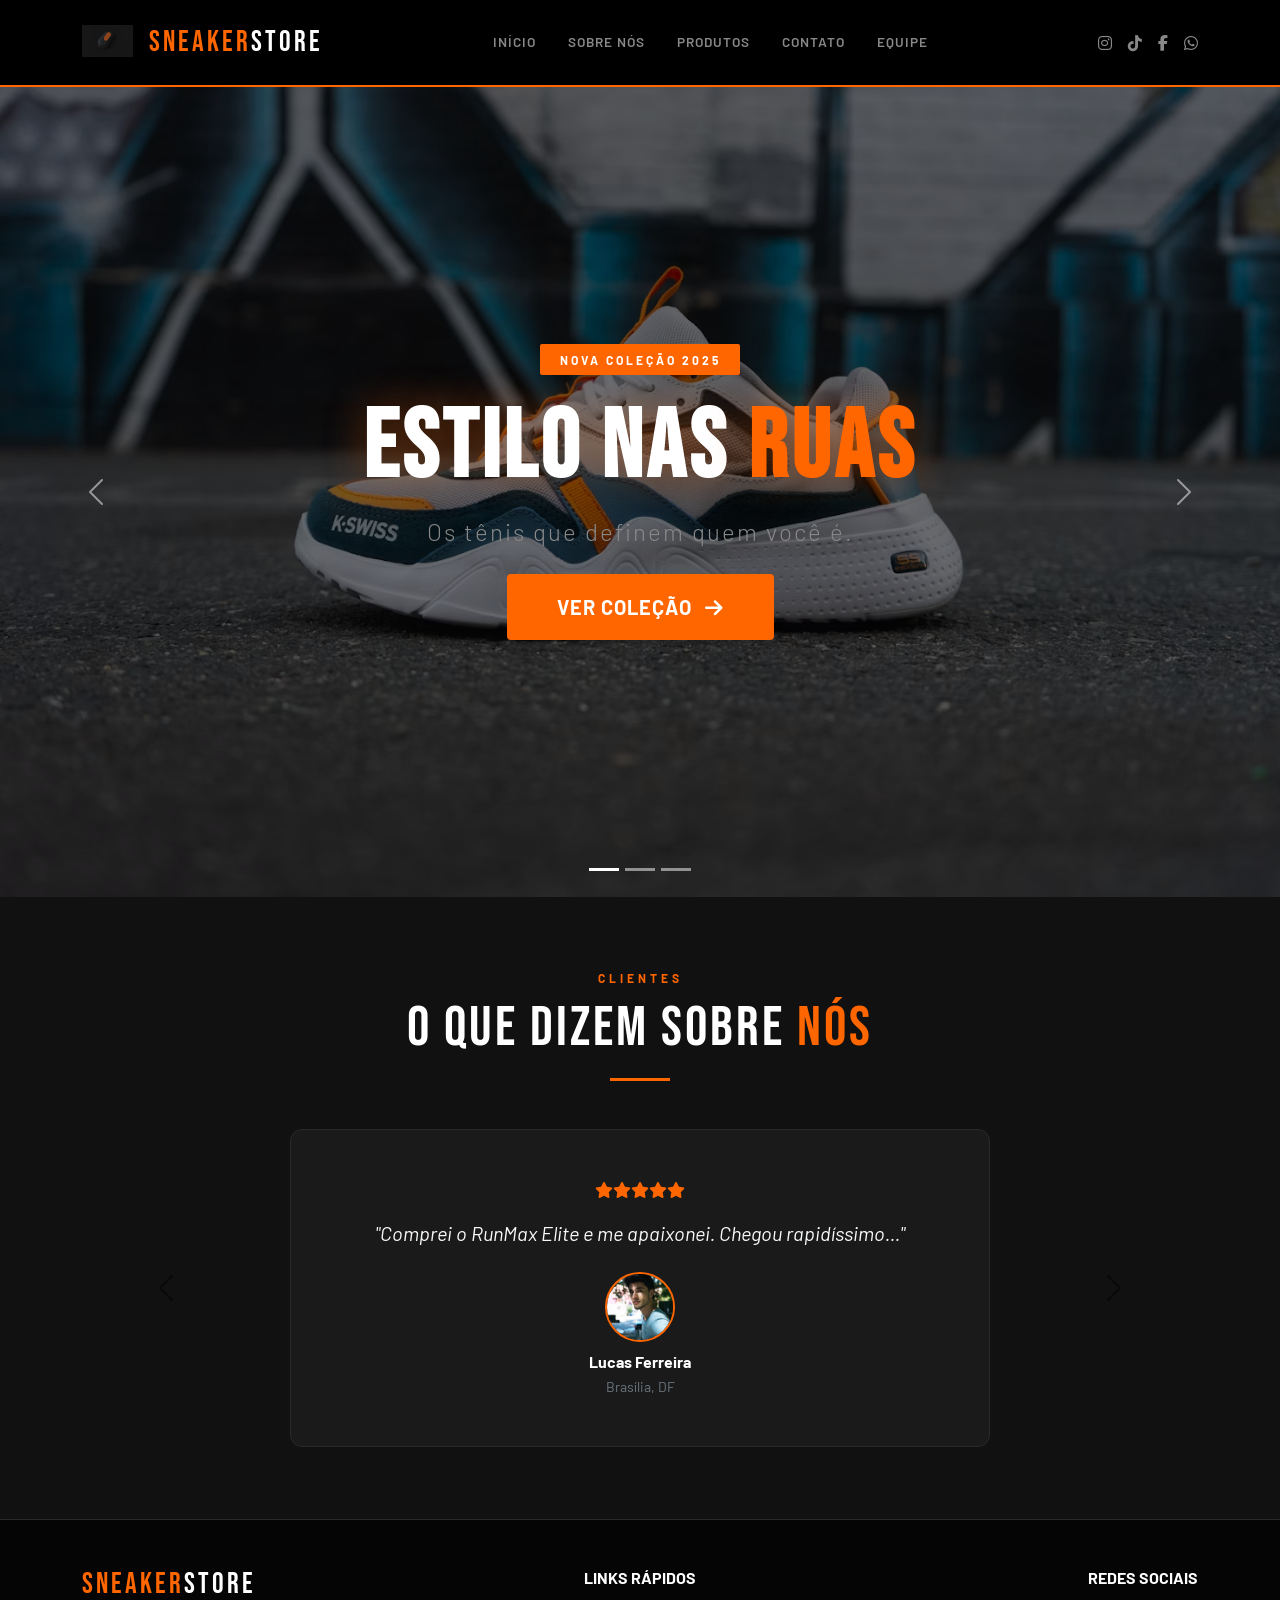
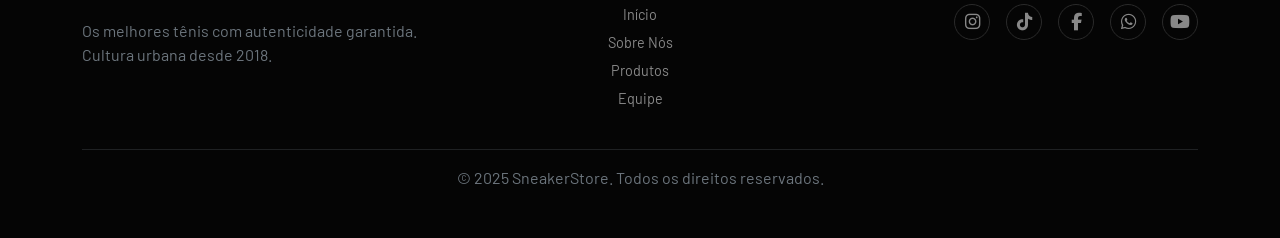
<file: index.html>
<!DOCTYPE html>
<html lang="pt-br">
<head>
  <meta charset="UTF-8">
  <meta name="viewport" content="width=device-width, initial-scale=1.0">
  <title>SneakerStore | Tênis & Cultura Urbana</title>
  <link rel="stylesheet" href="vendor/bootstrap/bootstrap.min.css">
  <link rel="stylesheet" href="https://cdnjs.cloudflare.com/ajax/libs/font-awesome/6.5.0/css/all.min.css">
  <link href="https://fonts.googleapis.com/css2?family=Bebas+Neue&family=Barlow:wght@400;600;700&display=swap" rel="stylesheet">
  <link rel="stylesheet" href="css/estilo.css">
</head>
<body>

  <nav class="navbar navbar-expand-lg navbar-dark sticky-top" id="navbar-principal">
    <div class="container">
      <a class="navbar-brand logo-marca" href="index.html">
        <img src="img/logo.png" alt="SneakerStore" class="img-logo">
        <span class="letra-laranja">SNEAKER</span>STORE
      </a>
      <button class="navbar-toggler border-0" type="button" data-bs-toggle="collapse" data-bs-target="#navMenu">
        <span class="navbar-toggler-icon"></span>
      </button>
      <div class="collapse navbar-collapse" id="navMenu">
        <ul class="navbar-nav mx-auto gap-2">
          <li class="nav-item"><a class="nav-link nav-link-custom ativo" href="index.html">Início</a></li>
          <li class="nav-item"><a class="nav-link nav-link-custom" href="paginas/sobre.html">Sobre Nós</a></li>
          <li class="nav-item"><a class="nav-link nav-link-custom" href="paginas/produtos.html">Produtos</a></li>
          <li class="nav-item"><a class="nav-link nav-link-custom" href="paginas/contato.html">Contato</a></li>
          <li class="nav-item"><a class="nav-link nav-link-custom" href="paginas/equipe.html">Equipe</a></li>
        </ul>
        <div class="d-flex gap-3 align-items-center ms-lg-3 mt-3 mt-lg-0">
          <a href="https://www.instagram.com/" target="_blank" class="icone-social"><i class="fab fa-instagram"></i></a>
          <a href="https://www.tiktok.com/" target="_blank" class="icone-social"><i class="fab fa-tiktok"></i></a>
          <a href="https://www.facebook.com/" target="_blank" class="icone-social"><i class="fab fa-facebook-f"></i></a>
          <a href="https://wa.me/5561999999999" target="_blank" class="icone-social"><i class="fab fa-whatsapp"></i></a>
        </div>
      </div>
    </div>
  </nav>

  <header>
    <div id="carouselDestaque" class="carousel slide carousel-fade" data-bs-ride="carousel" data-bs-interval="4000">
      <div class="carousel-indicators">
        <button type="button" data-bs-target="#carouselDestaque" data-bs-slide-to="0" class="active"></button>
        <button type="button" data-bs-target="#carouselDestaque" data-bs-slide-to="1"></button>
        <button type="button" data-bs-target="#carouselDestaque" data-bs-slide-to="2"></button>
      </div>
      <div class="carousel-inner">
        <div class="carousel-item active">
          <img src="img/destaque1.jpg" class="d-block w-100 img-banner" alt="Tênis Streetwear">
          <div class="carousel-caption-custom d-flex align-items-center justify-content-center text-center text-white">
            <div class="container">
              <p class="badge-destaque mb-3">NOVA COLEÇÃO 2025</p>
              <h1 class="display-1 fw-bold titulo-hero">ESTILO NAS <span class="letra-laranja">RUAS</span></h1>
              <p class="lead fs-4 mb-4 subtitulo-hero">Os tênis que definem quem você é.</p>
              <a href="paginas/produtos.html" class="btn btn-laranja btn-lg px-5 py-3">VER COLEÇÃO <i class="fas fa-arrow-right ms-2"></i></a>
            </div>
          </div>
        </div>
        <div class="carousel-item">
          <img src="img/destaque2.jpg" class="d-block w-100 img-banner" alt="Loja de Tênis">
          <div class="carousel-caption-custom d-flex align-items-center justify-content-center text-center text-white">
            <div class="container">
              <p class="badge-destaque mb-3">FRETE GRÁTIS</p>
              <h1 class="display-1 fw-bold titulo-hero">COMPRAS ACIMA DE <span class="letra-laranja">R$299</span></h1>
              <p class="lead fs-4 mb-4 subtitulo-hero">Entrega rápida para todo o Brasil.</p>
              <a href="paginas/contato.html" class="btn btn-laranja btn-lg px-5 py-3">COMPRAR AGORA <i class="fas fa-shopping-cart ms-2"></i></a>
            </div>
          </div>
        </div>
        <div class="carousel-item">
          <img src="img/destaque3.jpg" class="d-block w-100 img-banner" alt="Pessoa usando tênis">
          <div class="carousel-caption-custom d-flex align-items-center justify-content-center text-center text-white">
            <div class="container">
              <p class="badge-destaque mb-3">100% ORIGINAIS</p>
              <h1 class="display-1 fw-bold titulo-hero">AUTENTICIDADE <span class="letra-laranja">GARANTIDA</span></h1>
              <p class="lead fs-4 mb-4 subtitulo-hero">Cada par verificado por especialistas.</p>
              <a href="paginas/sobre.html" class="btn btn-outline-light btn-lg px-5 py-3">SAIBA MAIS <i class="fas fa-info-circle ms-2"></i></a>
            </div>
          </div>
        </div>
      </div>
      <button class="carousel-control-prev" type="button" data-bs-target="#carouselDestaque" data-bs-slide="prev">
        <span class="carousel-control-prev-icon"></span>
      </button>
      <button class="carousel-control-next" type="button" data-bs-target="#carouselDestaque" data-bs-slide="next">
        <span class="carousel-control-next-icon"></span>
      </button>
    </div>
  </header>

  <section id="depoimentos" class="py-5 secao-escura">
    <div class="container py-4">
      <div class="text-center mb-5">
        <span class="secao-label">CLIENTES</span>
        <h2 class="secao-titulo">O que dizem sobre <span class="letra-laranja">nós</span></h2>
        <div class="divisor-laranja mx-auto"></div>
      </div>

      <div id="carouselDepoimentos" class="carousel slide" data-bs-ride="carousel" data-bs-interval="5000">
        <div class="carousel-inner">
          <div class="carousel-item active">
            <div class="depoimento-card mx-auto text-center p-5">
              <div class="estrelas mb-3">
                <i class="fas fa-star letra-laranja"></i><i class="fas fa-star letra-laranja"></i><i class="fas fa-star letra-laranja"></i><i class="fas fa-star letra-laranja"></i><i class="fas fa-star letra-laranja"></i>
              </div>
              <p class="fs-5 text-light fst-italic mb-4">"Comprei o RunMax Elite e me apaixonei. Chegou rapidíssimo..."</p>
              <div class="depoimento-avatar mx-auto mb-2"><img src="img/depoimento1.jpg" alt="Lucas Ferreira" class="img-depoimento"></div>
              <strong class="text-white d-block">Lucas Ferreira</strong>
              <small class="text-secondary">Brasília, DF</small>
            </div>
          </div>
          <div class="carousel-item">
            <div class="depoimento-card mx-auto text-center p-5">
              <div class="estrelas mb-3">
                <i class="fas fa-star letra-laranja"></i><i class="fas fa-star letra-laranja"></i><i class="fas fa-star letra-laranja"></i><i class="fas fa-star letra-laranja"></i><i class="fas fa-star letra-laranja"></i>
              </div>
              <p class="fs-5 text-light fst-italic mb-4">"Melhor loja de sneakers de Brasília, sem dúvida. Atendimento super atencioso..."</p>
              <div class="depoimento-avatar mx-auto mb-2"><img src="img/depoimento2.jpg" alt="Ana Carolina Silva" class="img-depoimento"></div>
              <strong class="text-white d-block">Ana Carolina Silva</strong>
              <small class="text-secondary">Taguatinga, DF</small>
            </div>
          </div>
          <div class="carousel-item">
            <div class="depoimento-card mx-auto text-center p-5">
              <div class="estrelas mb-3">
                <i class="fas fa-star letra-laranja"></i><i class="fas fa-star letra-laranja"></i><i class="fas fa-star letra-laranja"></i><i class="fas fa-star letra-laranja"></i><i class="fas fa-star-half-alt letra-laranja"></i>
              </div>
              <p class="fs-5 text-light fst-italic mb-4">"O HypeCollab X é simplesmente incrível. Edição limitada de verdade..."</p>
              <div class="depoimento-avatar mx-auto mb-2"><img src="img/depoimento3.jpg" alt="Rafael Mendes" class="img-depoimento"></div>
              <strong class="text-white d-block">Rafael Mendes</strong>
              <small class="text-secondary">Samambaia, DF</small>
            </div>
          </div>
        </div>
        <button class="carousel-control-prev" type="button" data-bs-target="#carouselDepoimentos" data-bs-slide="prev">
          <span class="carousel-control-prev-icon" style="filter: invert(1) sepia(1) saturate(5) hue-rotate(0deg);"></span>
        </button>
        <button class="carousel-control-next" type="button" data-bs-target="#carouselDepoimentos" data-bs-slide="next">
          <span class="carousel-control-next-icon" style="filter: invert(1) sepia(1) saturate(5) hue-rotate(0deg);"></span>
        </button>
      </div>
    </div>
  </section>

  <footer class="footer-custom py-5">
    <div class="container">
      <div class="row g-4">
        <div class="col-md-4">
          <h4 class="logo-marca mb-3"><span class="letra-laranja">SNEAKER</span>STORE</h4>
          <p class="text-secondary">Os melhores tênis com autenticidade garantida. Cultura urbana desde 2018.</p>
        </div>
        <div class="col-md-4 text-md-center">
          <h6 class="text-white fw-bold mb-3">LINKS RÁPIDOS</h6>
          <ul class="list-unstyled">
            <li><a href="index.html" class="footer-link">Início</a></li>
            <li><a href="paginas/sobre.html" class="footer-link">Sobre Nós</a></li>
            <li><a href="paginas/produtos.html" class="footer-link">Produtos</a></li>
            <li><a href="paginas/equipe.html" class="footer-link">Equipe</a></li>
          </ul>
        </div>
        <div class="col-md-4 text-md-end">
          <h6 class="text-white fw-bold mb-3">REDES SOCIAIS</h6>
          <div class="d-flex gap-3 justify-content-md-end">
            <a href="https://www.instagram.com/" target="_blank" class="icone-social-footer"><i class="fab fa-instagram"></i></a>
            <a href="https://www.tiktok.com/" target="_blank" class="icone-social-footer"><i class="fab fa-tiktok"></i></a>
            <a href="https://www.facebook.com/" target="_blank" class="icone-social-footer"><i class="fab fa-facebook-f"></i></a>
            <a href="https://wa.me/5561999999999" target="_blank" class="icone-social-footer"><i class="fab fa-whatsapp"></i></a>
            <a href="https://www.youtube.com/" target="_blank" class="icone-social-footer"><i class="fab fa-youtube"></i></a>
          </div>
        </div>
      </div>
      <hr class="border-secondary mt-4">
      <p class="text-center text-secondary mb-0 mt-3">© 2025 SneakerStore. Todos os direitos reservados.</p>
    </div>
  </footer>

  <script src="vendor/bootstrap/bootstrap.bundle.min.js"></script>
  <script src="js/script.js"></script>
</body>
</html>
</file>
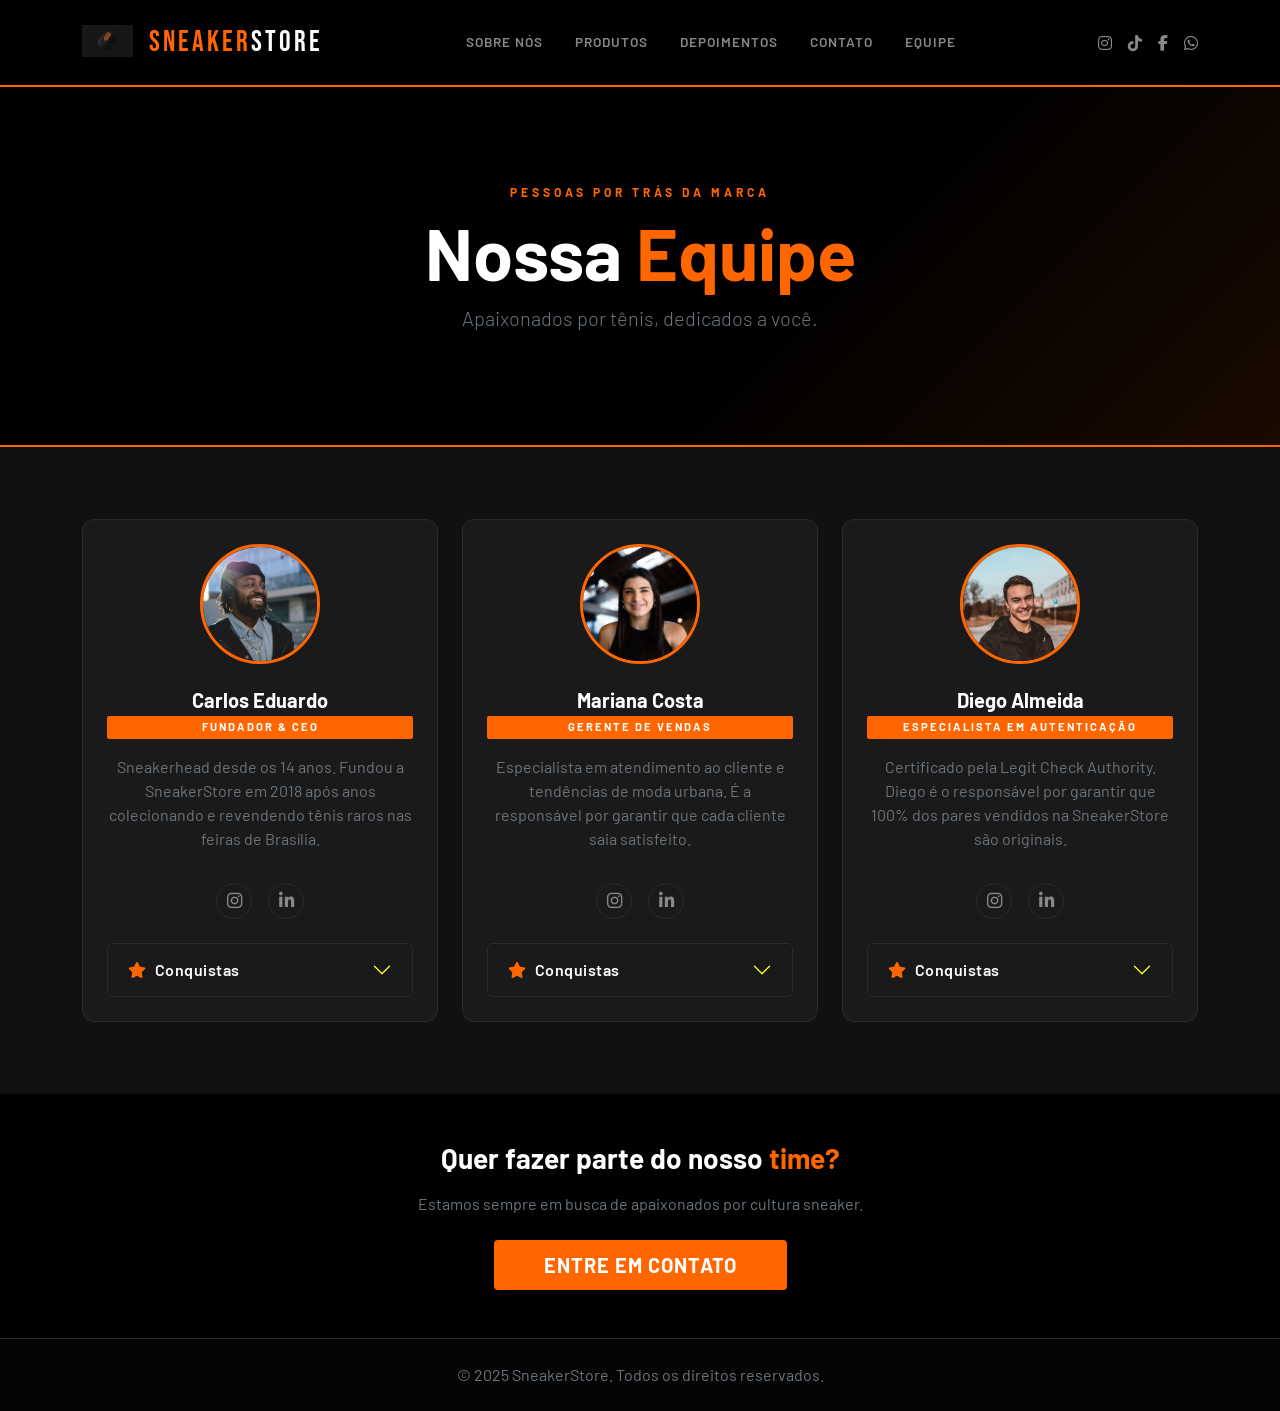
<file: equipe.html>
<!DOCTYPE html>
<html lang="pt-br">
<head>
  <meta charset="UTF-8">
  <meta name="viewport" content="width=device-width, initial-scale=1.0">
  <title>SneakerStore | Nossa Equipe</title>

  <link rel="stylesheet" href="vendor/bootstrap/bootstrap.min.css">
  <link rel="stylesheet" href="https://cdnjs.cloudflare.com/ajax/libs/font-awesome/6.5.0/css/all.min.css">
  <link href="https://fonts.googleapis.com/css2?family=Bebas+Neue&family=Barlow:wght@400;600;700&display=swap" rel="stylesheet">
  <link rel="stylesheet" href="css/estilo.css">
</head>
<body>

  <!-- NAVBAR -->
  <nav class="navbar navbar-expand-lg navbar-dark sticky-top" id="navbar-principal">
    <div class="container">
      <a class="navbar-brand logo-marca" href="index.html">
        <img src="img/logo.png" alt="SneakerStore" class="img-logo">
        <span class="letra-laranja">SNEAKER</span>STORE
      </a>
      <button class="navbar-toggler border-0" type="button"
        data-bs-toggle="collapse" data-bs-target="#navMenu">
        <span class="navbar-toggler-icon"></span>
      </button>
      <div class="collapse navbar-collapse" id="navMenu">
        <ul class="navbar-nav mx-auto gap-2">
          <li class="nav-item"><a class="nav-link nav-link-custom" href="index.html#sobre">Sobre Nós</a></li>
          <li class="nav-item"><a class="nav-link nav-link-custom" href="index.html#produtos">Produtos</a></li>
          <li class="nav-item"><a class="nav-link nav-link-custom" href="index.html#depoimentos">Depoimentos</a></li>
          <li class="nav-item"><a class="nav-link nav-link-custom" href="index.html#contato">Contato</a></li>
          <li class="nav-item"><a class="nav-link nav-link-custom ativo" href="equipe.html">Equipe</a></li>
        </ul>
        <div class="d-flex gap-3 align-items-center ms-lg-3 mt-3 mt-lg-0">
          <a href="#" class="icone-social"><i class="fab fa-instagram"></i></a>
          <a href="#" class="icone-social"><i class="fab fa-tiktok"></i></a>
          <a href="#" class="icone-social"><i class="fab fa-facebook-f"></i></a>
          <a href="#" class="icone-social"><i class="fab fa-whatsapp"></i></a>
        </div>
      </div>
    </div>
  </nav>

  <!-- HERO DA PÁGINA EQUIPE -->
  <div class="equipe-hero d-flex align-items-center justify-content-center text-center text-white">
    <div>
      <span class="secao-label">PESSOAS POR TRÁS DA MARCA</span>
      <h1 class="display-2 fw-bold mt-2">Nossa <span class="letra-laranja">Equipe</span></h1>
      <p class="lead text-secondary">Apaixonados por tênis, dedicados a você.</p>
    </div>
  </div>

  <!-- MEMBROS DA EQUIPE -->
  <section class="py-5 secao-escura">
    <div class="container py-4">
      <div class="row g-4 justify-content-center">

        <div class="col-md-6 col-lg-4">
          <div class="card card-membro text-center p-4 h-100">
            <div class="avatar-membro-foto mx-auto mb-4">
              <img src="img/equipe1.jpg" alt="Carlos Eduardo" class="img-equipe">
            </div>
            <h5 class="fw-bold text-white mb-1">Carlos Eduardo</h5>
            <span class="cargo-badge mb-3">Fundador & CEO</span>
            <p class="text-secondary">Sneakerhead desde os 14 anos. Fundou a SneakerStore em 2018 após anos colecionando e revendendo tênis raros nas feiras de Brasília.</p>
            <div class="d-flex justify-content-center gap-3 mt-3">
              <a href="#" class="icone-social-footer"><i class="fab fa-instagram"></i></a>
              <a href="#" class="icone-social-footer"><i class="fab fa-linkedin-in"></i></a>
            </div>

            <!-- ACCORDION por membro -->
            <div class="accordion accordion-custom mt-4" id="accordionCarlos">
              <div class="accordion-item accordion-item-custom">
                <h2 class="accordion-header">
                  <button class="accordion-button accordion-btn-custom collapsed" type="button"
                    data-bs-toggle="collapse" data-bs-target="#carlosAcc">
                    <i class="fas fa-star me-2 letra-laranja"></i> Conquistas
                  </button>
                </h2>
                <div id="carlosAcc" class="accordion-collapse collapse" data-bs-parent="#accordionCarlos">
                  <div class="accordion-body accordion-body-custom text-start">
                    Melhor loja de sneakers de Brasília pelo prêmio Street Awards 2023. Mais de 5.000 clientes satisfeitos.
                  </div>
                </div>
              </div>
            </div>
          </div>
        </div>

        <div class="col-md-6 col-lg-4">
          <div class="card card-membro text-center p-4 h-100">
            <div class="avatar-membro-foto mx-auto mb-4">
              <img src="img/equipe2.jpg" alt="Mariana Costa" class="img-equipe">
            </div>
            <h5 class="fw-bold text-white mb-1">Mariana Costa</h5>
            <span class="cargo-badge mb-3">Gerente de Vendas</span>
            <p class="text-secondary">Especialista em atendimento ao cliente e tendências de moda urbana. É a responsável por garantir que cada cliente saia satisfeito.</p>
            <div class="d-flex justify-content-center gap-3 mt-3">
              <a href="#" class="icone-social-footer"><i class="fab fa-instagram"></i></a>
              <a href="#" class="icone-social-footer"><i class="fab fa-linkedin-in"></i></a>
            </div>

            <div class="accordion accordion-custom mt-4" id="accordionMari">
              <div class="accordion-item accordion-item-custom">
                <h2 class="accordion-header">
                  <button class="accordion-button accordion-btn-custom collapsed" type="button"
                    data-bs-toggle="collapse" data-bs-target="#mariAcc">
                    <i class="fas fa-star me-2 letra-laranja"></i> Conquistas
                  </button>
                </h2>
                <div id="mariAcc" class="accordion-collapse collapse" data-bs-parent="#accordionMari">
                  <div class="accordion-body accordion-body-custom text-start">
                    Aumentou as vendas em 40% no primeiro trimestre de 2024. Responsável pelo programa de fidelidade da loja.
                  </div>
                </div>
              </div>
            </div>
          </div>
        </div>

        <div class="col-md-6 col-lg-4">
          <div class="card card-membro text-center p-4 h-100">
            <div class="avatar-membro-foto mx-auto mb-4">
              <img src="img/equipe3.jpg" alt="Diego Almeida" class="img-equipe">
            </div>
            <h5 class="fw-bold text-white mb-1">Diego Almeida</h5>
            <span class="cargo-badge mb-3">Especialista em Autenticação</span>
            <p class="text-secondary">Certificado pela Legit Check Authority. Diego é o responsável por garantir que 100% dos pares vendidos na SneakerStore são originais.</p>
            <div class="d-flex justify-content-center gap-3 mt-3">
              <a href="#" class="icone-social-footer"><i class="fab fa-instagram"></i></a>
              <a href="#" class="icone-social-footer"><i class="fab fa-linkedin-in"></i></a>
            </div>

            <div class="accordion accordion-custom mt-4" id="accordionDiego">
              <div class="accordion-item accordion-item-custom">
                <h2 class="accordion-header">
                  <button class="accordion-button accordion-btn-custom collapsed" type="button"
                    data-bs-toggle="collapse" data-bs-target="#diegoAcc">
                    <i class="fas fa-star me-2 letra-laranja"></i> Conquistas
                  </button>
                </h2>
                <div id="diegoAcc" class="accordion-collapse collapse" data-bs-parent="#accordionDiego">
                  <div class="accordion-body accordion-body-custom text-start">
                    Autenticou mais de 3.000 pares sem nenhum erro. Referência nacional em verificação de sneakers.
                  </div>
                </div>
              </div>
            </div>
          </div>
        </div>

      </div>
    </div>
  </section>

  <!-- CTA -->
  <section class="py-5 bg-black text-white text-center">
    <div class="container">
      <h3 class="fw-bold mb-3">Quer fazer parte do nosso <span class="letra-laranja">time?</span></h3>
      <p class="text-secondary mb-4">Estamos sempre em busca de apaixonados por cultura sneaker.</p>
      <a href="index.html#contato" class="btn btn-laranja btn-lg px-5">ENTRE EM CONTATO</a>
    </div>
  </section>

  <!-- RODAPÉ -->
  <footer class="footer-custom py-4">
    <div class="container text-center">
      <p class="text-secondary mb-0">&copy; 2025 SneakerStore. Todos os direitos reservados.</p>
    </div>
  </footer>

  <script src="vendor/bootstrap/bootstrap.bundle.min.js"></script>
  <script src="js/script.js"></script>
</body>
</html>
</file>
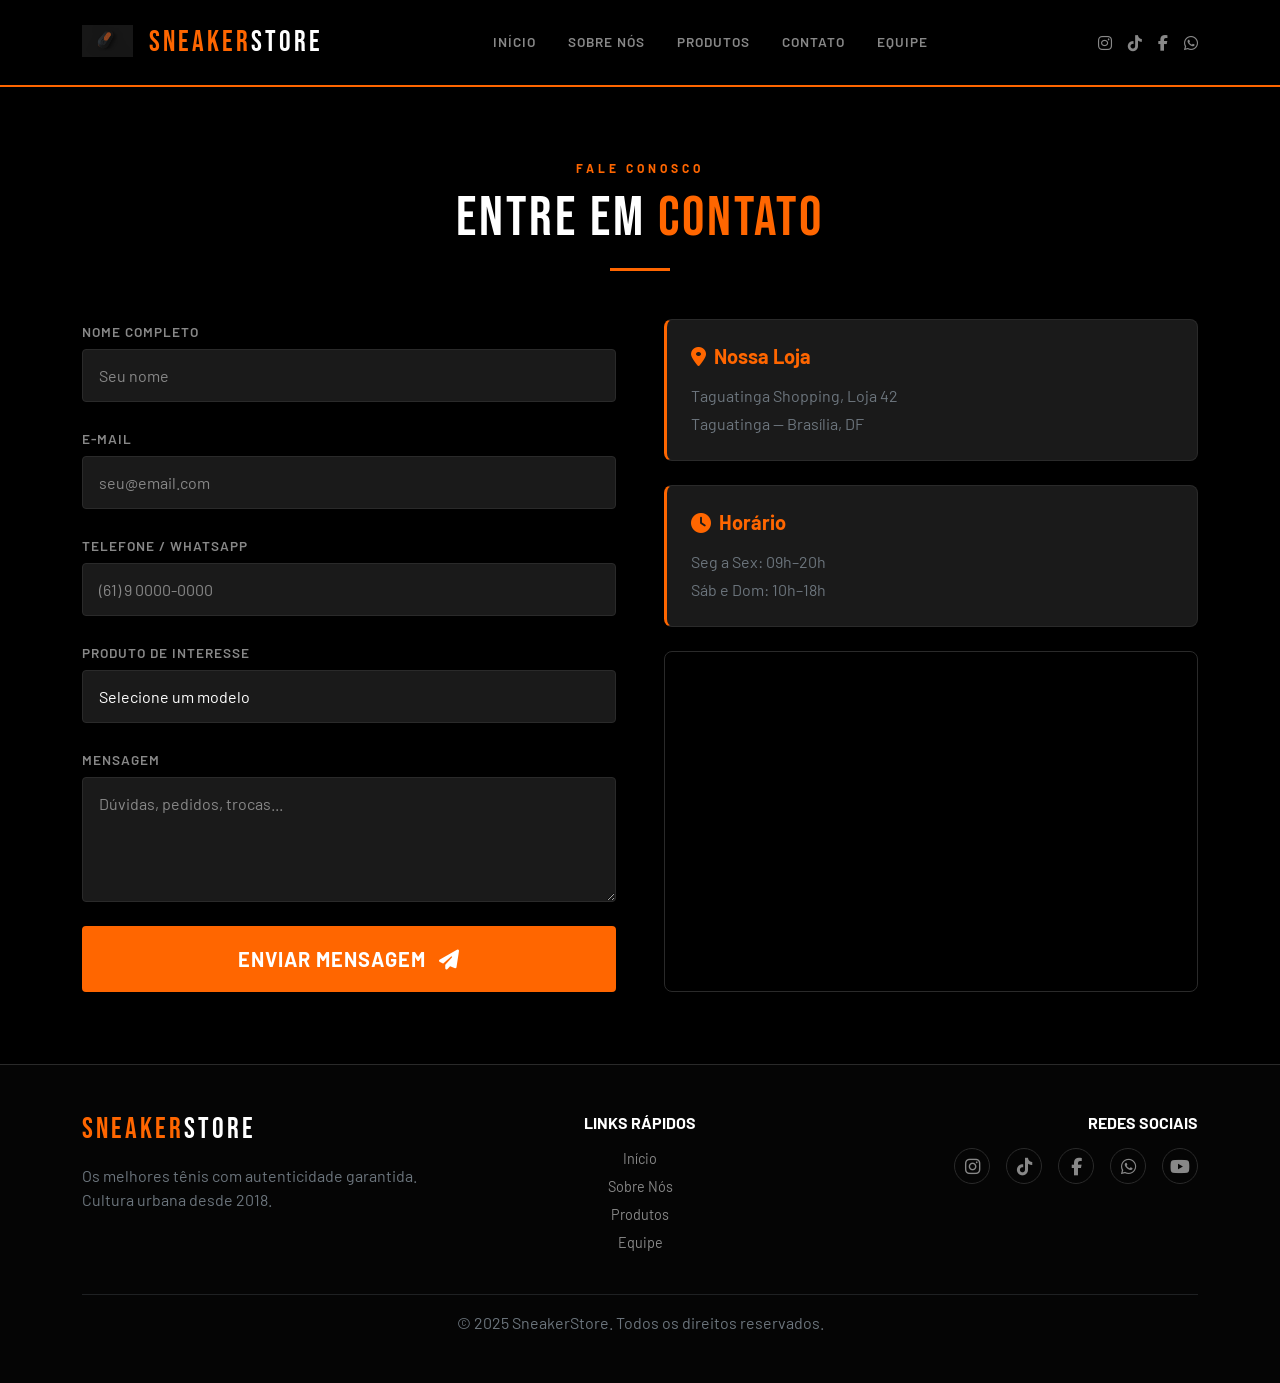
<file: paginas/contato.html>
<!DOCTYPE html>
<html lang="pt-br">
<head>
  <meta charset="UTF-8">
  <meta name="viewport" content="width=device-width, initial-scale=1.0">
  <title>SneakerStore | Contato</title>
  <link rel="stylesheet" href="../vendor/bootstrap/bootstrap.min.css">
  <link rel="stylesheet" href="https://cdnjs.cloudflare.com/ajax/libs/font-awesome/6.5.0/css/all.min.css">
  <link href="https://fonts.googleapis.com/css2?family=Bebas+Neue&family=Barlow:wght@400;600;700&display=swap" rel="stylesheet">
  <link rel="stylesheet" href="../css/estilo.css">
</head>
<body>

  <nav class="navbar navbar-expand-lg navbar-dark sticky-top" id="navbar-principal">
    <div class="container">
      <a class="navbar-brand logo-marca" href="../index.html">
        <img src="../img/logo.png" alt="SneakerStore" class="img-logo">
        <span class="letra-laranja">SNEAKER</span>STORE
      </a>
      <button class="navbar-toggler border-0" type="button" data-bs-toggle="collapse" data-bs-target="#navMenu">
        <span class="navbar-toggler-icon"></span>
      </button>
      <div class="collapse navbar-collapse" id="navMenu">
        <ul class="navbar-nav mx-auto gap-2">
          <li class="nav-item"><a class="nav-link nav-link-custom" href="../index.html">Início</a></li>
          <li class="nav-item"><a class="nav-link nav-link-custom" href="sobre.html">Sobre Nós</a></li>
          <li class="nav-item"><a class="nav-link nav-link-custom" href="produtos.html">Produtos</a></li>
          <li class="nav-item"><a class="nav-link nav-link-custom ativo" href="contato.html">Contato</a></li>
          <li class="nav-item"><a class="nav-link nav-link-custom" href="equipe.html">Equipe</a></li>
        </ul>
        <div class="d-flex gap-3 align-items-center ms-lg-3 mt-3 mt-lg-0">
          <a href="https://www.instagram.com/" target="_blank" class="icone-social"><i class="fab fa-instagram"></i></a>
          <a href="https://www.tiktok.com/" target="_blank" class="icone-social"><i class="fab fa-tiktok"></i></a>
          <a href="https://www.facebook.com/" target="_blank" class="icone-social"><i class="fab fa-facebook-f"></i></a>
          <a href="https://wa.me/5561999999999" target="_blank" class="icone-social"><i class="fab fa-whatsapp"></i></a>
        </div>
      </div>
    </div>
  </nav>

  <section id="contato" class="py-5 bg-black text-white" style="min-height: 80vh;">
    <div class="container py-4">
      <div class="text-center mb-5">
        <span class="secao-label">FALE CONOSCO</span>
        <h2 class="secao-titulo">Entre em <span class="letra-laranja">Contato</span></h2>
        <div class="divisor-laranja mx-auto"></div>
      </div>

      <div class="row g-5">
        <div class="col-lg-6">
          <form class="formulario-custom">
            <div class="mb-4">
              <label class="form-label label-custom">Nome Completo</label>
              <input type="text" class="form-control input-custom" placeholder="Seu nome">
            </div>
            <div class="mb-4">
              <label class="form-label label-custom">E-mail</label>
              <input type="email" class="form-control input-custom" placeholder="seu@email.com">
            </div>
            <div class="mb-4">
              <label class="form-label label-custom">Telefone / WhatsApp</label>
              <input type="tel" class="form-control input-custom" placeholder="(61) 9 0000-0000">
            </div>
            <div class="mb-4">
              <label class="form-label label-custom">Produto de Interesse</label>
              <select class="form-select input-custom">
                <option value="" disabled selected>Selecione um modelo</option>
                <option>Air Street Pro — R$ 349,90</option>
                <option>RunMax Elite — R$ 499,90</option>
                <option>DeckRider OG — R$ 279,90</option>
                <option>Court King High — R$ 589,90</option>
                <option>HypeCollab X — R$ 899,90</option>
                <option>GreenStep Lite — R$ 319,90</option>
              </select>
            </div>
            <div class="mb-4">
              <label class="form-label label-custom">Mensagem</label>
              <textarea class="form-control input-custom" rows="4" placeholder="Dúvidas, pedidos, trocas..."></textarea>
            </div>
            <button type="submit" class="btn btn-laranja w-100 py-3 fw-bold fs-5">
              ENVIAR MENSAGEM <i class="fas fa-paper-plane ms-2"></i>
            </button>
          </form>
        </div>

        <div class="col-lg-6 d-flex flex-column gap-4">
          <div class="info-contato-box p-4">
            <h5 class="fw-bold letra-laranja mb-3"><i class="fas fa-map-marker-alt me-2"></i>Nossa Loja</h5>
            <p class="text-secondary mb-1">Taguatinga Shopping, Loja 42</p>
            <p class="text-secondary mb-0">Taguatinga — Brasília, DF</p>
          </div>
          <div class="info-contato-box p-4">
            <h5 class="fw-bold letra-laranja mb-3"><i class="fas fa-clock me-2"></i>Horário</h5>
            <p class="text-secondary mb-1">Seg a Sex: 09h–20h</p>
            <p class="text-secondary mb-0">Sáb e Dom: 10h–18h</p>
          </div>

          <div class="mapa-box flex-grow-1">
            <iframe 
              src="../assets/mapa.html" 
              width="100%" 
              height="280" 
              style="border:0; border-radius: 8px;" 
              allowfullscreen>
            </iframe>
          </div>
        </div>
      </div>
    </div>
  </section>

  <footer class="footer-custom py-5">
    <div class="container">
      <div class="row g-4">
        <div class="col-md-4">
          <h4 class="logo-marca mb-3"><span class="letra-laranja">SNEAKER</span>STORE</h4>
          <p class="text-secondary">Os melhores tênis com autenticidade garantida. Cultura urbana desde 2018.</p>
        </div>
        <div class="col-md-4 text-md-center">
          <h6 class="text-white fw-bold mb-3">LINKS RÁPIDOS</h6>
          <ul class="list-unstyled">
            <li><a href="../index.html" class="footer-link">Início</a></li>
            <li><a href="sobre.html" class="footer-link">Sobre Nós</a></li>
            <li><a href="produtos.html" class="footer-link">Produtos</a></li>
            <li><a href="equipe.html" class="footer-link">Equipe</a></li>
          </ul>
        </div>
        <div class="col-md-4 text-md-end">
          <h6 class="text-white fw-bold mb-3">REDES SOCIAIS</h6>
          <div class="d-flex gap-3 justify-content-md-end">
            <a href="https://www.instagram.com/" target="_blank" class="icone-social-footer"><i class="fab fa-instagram"></i></a>
            <a href="https://www.tiktok.com/" target="_blank" class="icone-social-footer"><i class="fab fa-tiktok"></i></a>
            <a href="https://www.facebook.com/" target="_blank" class="icone-social-footer"><i class="fab fa-facebook-f"></i></a>
            <a href="https://wa.me/5561999999999" target="_blank" class="icone-social-footer"><i class="fab fa-whatsapp"></i></a>
            <a href="https://www.youtube.com/" target="_blank" class="icone-social-footer"><i class="fab fa-youtube"></i></a>
          </div>
        </div>
      </div>
      <hr class="border-secondary mt-4">
      <p class="text-center text-secondary mb-0 mt-3">© 2025 SneakerStore. Todos os direitos reservados.</p>
    </div>
  </footer>

  <script src="../vendor/bootstrap/bootstrap.bundle.min.js"></script>
  <script src="../js/script.js"></script>
</body>
</html>
</file>
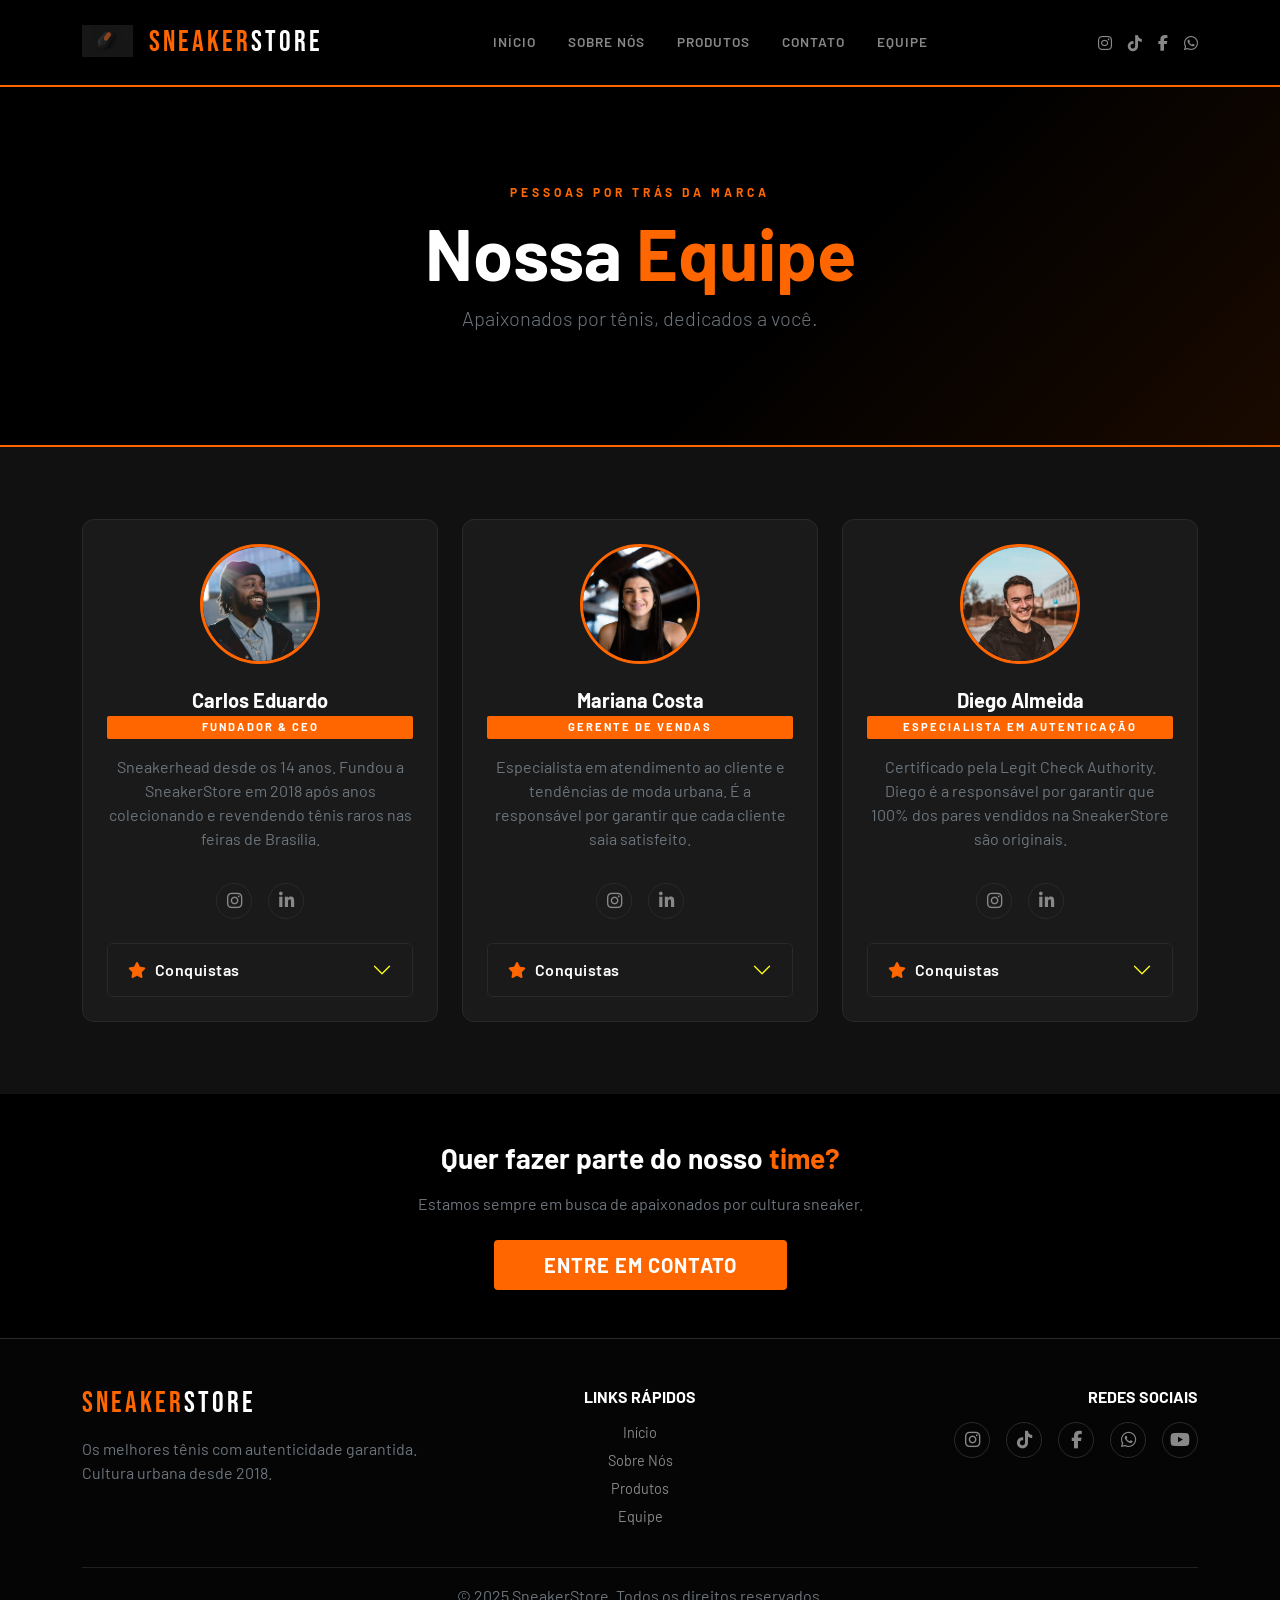
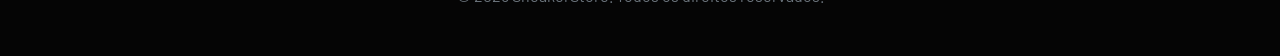
<file: paginas/equipe.html>
<!DOCTYPE html>
<html lang="pt-br">
<head>
  <meta charset="UTF-8">
  <meta name="viewport" content="width=device-width, initial-scale=1.0">
  <title>SneakerStore | Nossa Equipe</title>
  <link rel="stylesheet" href="../vendor/bootstrap/bootstrap.min.css">
  <link rel="stylesheet" href="https://cdnjs.cloudflare.com/ajax/libs/font-awesome/6.5.0/css/all.min.css">
  <link href="https://fonts.googleapis.com/css2?family=Bebas+Neue&family=Barlow:wght@400;600;700&display=swap" rel="stylesheet">
  <link rel="stylesheet" href="../css/estilo.css">
</head>
<body>

  <nav class="navbar navbar-expand-lg navbar-dark sticky-top" id="navbar-principal">
    <div class="container">
      <a class="navbar-brand logo-marca" href="../index.html">
        <img src="../img/logo.png" alt="SneakerStore" class="img-logo">
        <span class="letra-laranja">SNEAKER</span>STORE
      </a>
      <button class="navbar-toggler border-0" type="button" data-bs-toggle="collapse" data-bs-target="#navMenu">
        <span class="navbar-toggler-icon"></span>
      </button>
      <div class="collapse navbar-collapse" id="navMenu">
        <ul class="navbar-nav mx-auto gap-2">
          <li class="nav-item"><a class="nav-link nav-link-custom" href="../index.html">Início</a></li>
          <li class="nav-item"><a class="nav-link nav-link-custom" href="sobre.html">Sobre Nós</a></li>
          <li class="nav-item"><a class="nav-link nav-link-custom" href="produtos.html">Produtos</a></li>
          <li class="nav-item"><a class="nav-link nav-link-custom" href="contato.html">Contato</a></li>
          <li class="nav-item"><a class="nav-link nav-link-custom ativo" href="equipe.html">Equipe</a></li>
        </ul>
        <div class="d-flex gap-3 align-items-center ms-lg-3 mt-3 mt-lg-0">
          <a href="https://www.instagram.com/" target="_blank" class="icone-social"><i class="fab fa-instagram"></i></a>
          <a href="https://www.tiktok.com/" target="_blank" class="icone-social"><i class="fab fa-tiktok"></i></a>
          <a href="https://www.facebook.com/" target="_blank" class="icone-social"><i class="fab fa-facebook-f"></i></a>
          <a href="https://wa.me/5561999999999" target="_blank" class="icone-social"><i class="fab fa-whatsapp"></i></a>
        </div>
      </div>
    </div>
  </nav>

  <div class="equipe-hero d-flex align-items-center justify-content-center text-center text-white">
    <div>
      <span class="secao-label">PESSOAS POR TRÁS DA MARCA</span>
      <h1 class="display-2 fw-bold mt-2">Nossa <span class="letra-laranja">Equipe</span></h1>
      <p class="lead text-secondary">Apaixonados por tênis, dedicados a você.</p>
    </div>
  </div>

  <section class="py-5 secao-escura">
    <div class="container py-4">
      <div class="row g-4 justify-content-center">

        <div class="col-md-6 col-lg-4">
          <div class="card card-membro text-center p-4 h-100">
            <div class="avatar-membro-foto mx-auto mb-4">
              <img src="../img/equipe1.jpg" alt="Carlos Eduardo" class="img-equipe">
            </div>
            <h5 class="fw-bold text-white mb-1">Carlos Eduardo</h5>
            <span class="cargo-badge mb-3">Fundador & CEO</span>
            <p class="text-secondary">Sneakerhead desde os 14 anos. Fundou a SneakerStore em 2018 após anos colecionando e revendendo tênis raros nas feiras de Brasília.</p>
            <div class="d-flex justify-content-center gap-3 mt-3">
              <a href="https://www.instagram.com/" target="_blank" class="icone-social-footer"><i class="fab fa-instagram"></i></a>
              <a href="https://www.linkedin.com/" target="_blank" class="icone-social-footer"><i class="fab fa-linkedin-in"></i></a>
            </div>
            <div class="accordion accordion-custom mt-4" id="accordionCarlos">
              <div class="accordion-item accordion-item-custom">
                <h2 class="accordion-header">
                  <button class="accordion-button accordion-btn-custom collapsed" type="button" data-bs-toggle="collapse" data-bs-target="#carlosAcc">
                    <i class="fas fa-star me-2 letra-laranja"></i> Conquistas
                  </button>
                </h2>
                <div id="carlosAcc" class="accordion-collapse collapse" data-bs-parent="#accordionCarlos">
                  <div class="accordion-body accordion-body-custom text-start">
                    Melhor loja de sneakers de Brasília pelo prêmio Street Awards 2023. Mais de 5.000 clientes satisfeitos.
                  </div>
                </div>
              </div>
            </div>
          </div>
        </div>

        <div class="col-md-6 col-lg-4">
          <div class="card card-membro text-center p-4 h-100">
            <div class="avatar-membro-foto mx-auto mb-4">
              <img src="../img/equipe2.jpg" alt="Mariana Costa" class="img-equipe">
            </div>
            <h5 class="fw-bold text-white mb-1">Mariana Costa</h5>
            <span class="cargo-badge mb-3">Gerente de Vendas</span>
            <p class="text-secondary">Especialista em atendimento ao cliente e tendências de moda urbana. É a responsável por garantir que cada cliente saia satisfeito.</p>
            <div class="d-flex justify-content-center gap-3 mt-3">
              <a href="https://www.instagram.com/" target="_blank" class="icone-social-footer"><i class="fab fa-instagram"></i></a>
              <a href="https://www.linkedin.com/" target="_blank" class="icone-social-footer"><i class="fab fa-linkedin-in"></i></a>
            </div>
            <div class="accordion accordion-custom mt-4" id="accordionMari">
              <div class="accordion-item accordion-item-custom">
                <h2 class="accordion-header">
                  <button class="accordion-button accordion-btn-custom collapsed" type="button" data-bs-toggle="collapse" data-bs-target="#mariAcc">
                    <i class="fas fa-star me-2 letra-laranja"></i> Conquistas
                  </button>
                </h2>
                <div id="mariAcc" class="accordion-collapse collapse" data-bs-parent="#accordionMari">
                  <div class="accordion-body accordion-body-custom text-start">
                    Aumentou as vendas em 40% no primeiro trimestre de 2024. Responsável pelo programa de fidelidade da loja.
                  </div>
                </div>
              </div>
            </div>
          </div>
        </div>

        <div class="col-md-6 col-lg-4">
          <div class="card card-membro text-center p-4 h-100">
            <div class="avatar-membro-foto mx-auto mb-4">
              <img src="../img/equipe3.jpg" alt="Diego Almeida" class="img-equipe">
            </div>
            <h5 class="fw-bold text-white mb-1">Diego Almeida</h5>
            <span class="cargo-badge mb-3">Especialista em Autenticação</span>
            <p class="text-secondary">Certificado pela Legit Check Authority. Diego é a responsável por garantir que 100% dos pares vendidos na SneakerStore são originais.</p>
            <div class="d-flex justify-content-center gap-3 mt-3">
              <a href="https://www.instagram.com/" target="_blank" class="icone-social-footer"><i class="fab fa-instagram"></i></a>
              <a href="https://www.linkedin.com/" target="_blank" class="icone-social-footer"><i class="fab fa-linkedin-in"></i></a>
            </div>
            <div class="accordion accordion-custom mt-4" id="accordionDiego">
              <div class="accordion-item accordion-item-custom">
                <h2 class="accordion-header">
                  <button class="accordion-button accordion-btn-custom collapsed" type="button" data-bs-toggle="collapse" data-bs-target="#diegoAcc">
                    <i class="fas fa-star me-2 letra-laranja"></i> Conquistas
                  </button>
                </h2>
                <div id="diegoAcc" class="accordion-collapse collapse" data-bs-parent="#accordionDiego">
                  <div class="accordion-body accordion-body-custom text-start">
                    Autenticou mais de 3.000 pares sem nenhum erro. Referência nacional em verificação de sneakers.
                  </div>
                </div>
              </div>
            </div>
          </div>
        </div>

      </div>
    </div>
  </section>

  <section class="py-5 bg-black text-white text-center">
    <div class="container">
      <h3 class="fw-bold mb-3">Quer fazer parte do nosso <span class="letra-laranja">time?</span></h3>
      <p class="text-secondary mb-4">Estamos sempre em busca de apaixonados por cultura sneaker.</p>
      <a href="contato.html" class="btn btn-laranja btn-lg px-5">ENTRE EM CONTATO</a>
    </div>
  </section>

  <footer class="footer-custom py-5">
    <div class="container">
      <div class="row g-4">
        <div class="col-md-4">
          <h4 class="logo-marca mb-3"><span class="letra-laranja">SNEAKER</span>STORE</h4>
          <p class="text-secondary">Os melhores tênis com autenticidade garantida. Cultura urbana desde 2018.</p>
        </div>
        <div class="col-md-4 text-md-center">
          <h6 class="text-white fw-bold mb-3">LINKS RÁPIDOS</h6>
          <ul class="list-unstyled">
            <li><a href="../index.html" class="footer-link">Início</a></li>
            <li><a href="sobre.html" class="footer-link">Sobre Nós</a></li>
            <li><a href="produtos.html" class="footer-link">Produtos</a></li>
            <li><a href="equipe.html" class="footer-link">Equipe</a></li>
          </ul>
        </div>
        <div class="col-md-4 text-md-end">
          <h6 class="text-white fw-bold mb-3">REDES SOCIAIS</h6>
          <div class="d-flex gap-3 justify-content-md-end">
            <a href="https://www.instagram.com/" target="_blank" class="icone-social-footer"><i class="fab fa-instagram"></i></a>
            <a href="https://www.tiktok.com/" target="_blank" class="icone-social-footer"><i class="fab fa-tiktok"></i></a>
            <a href="https://www.facebook.com/" target="_blank" class="icone-social-footer"><i class="fab fa-facebook-f"></i></a>
            <a href="https://wa.me/5561999999999" target="_blank" class="icone-social-footer"><i class="fab fa-whatsapp"></i></a>
            <a href="https://www.youtube.com/" target="_blank" class="icone-social-footer"><i class="fab fa-youtube"></i></a>
          </div>
        </div>
      </div>
      <hr class="border-secondary mt-4">
      <p class="text-center text-secondary mb-0 mt-3">© 2025 SneakerStore. Todos os direitos reservados.</p>
    </div>
  </footer>

  <script src="../vendor/bootstrap/bootstrap.bundle.min.js"></script>
  <script src="../js/script.js"></script>
</body>
</html>
</file>
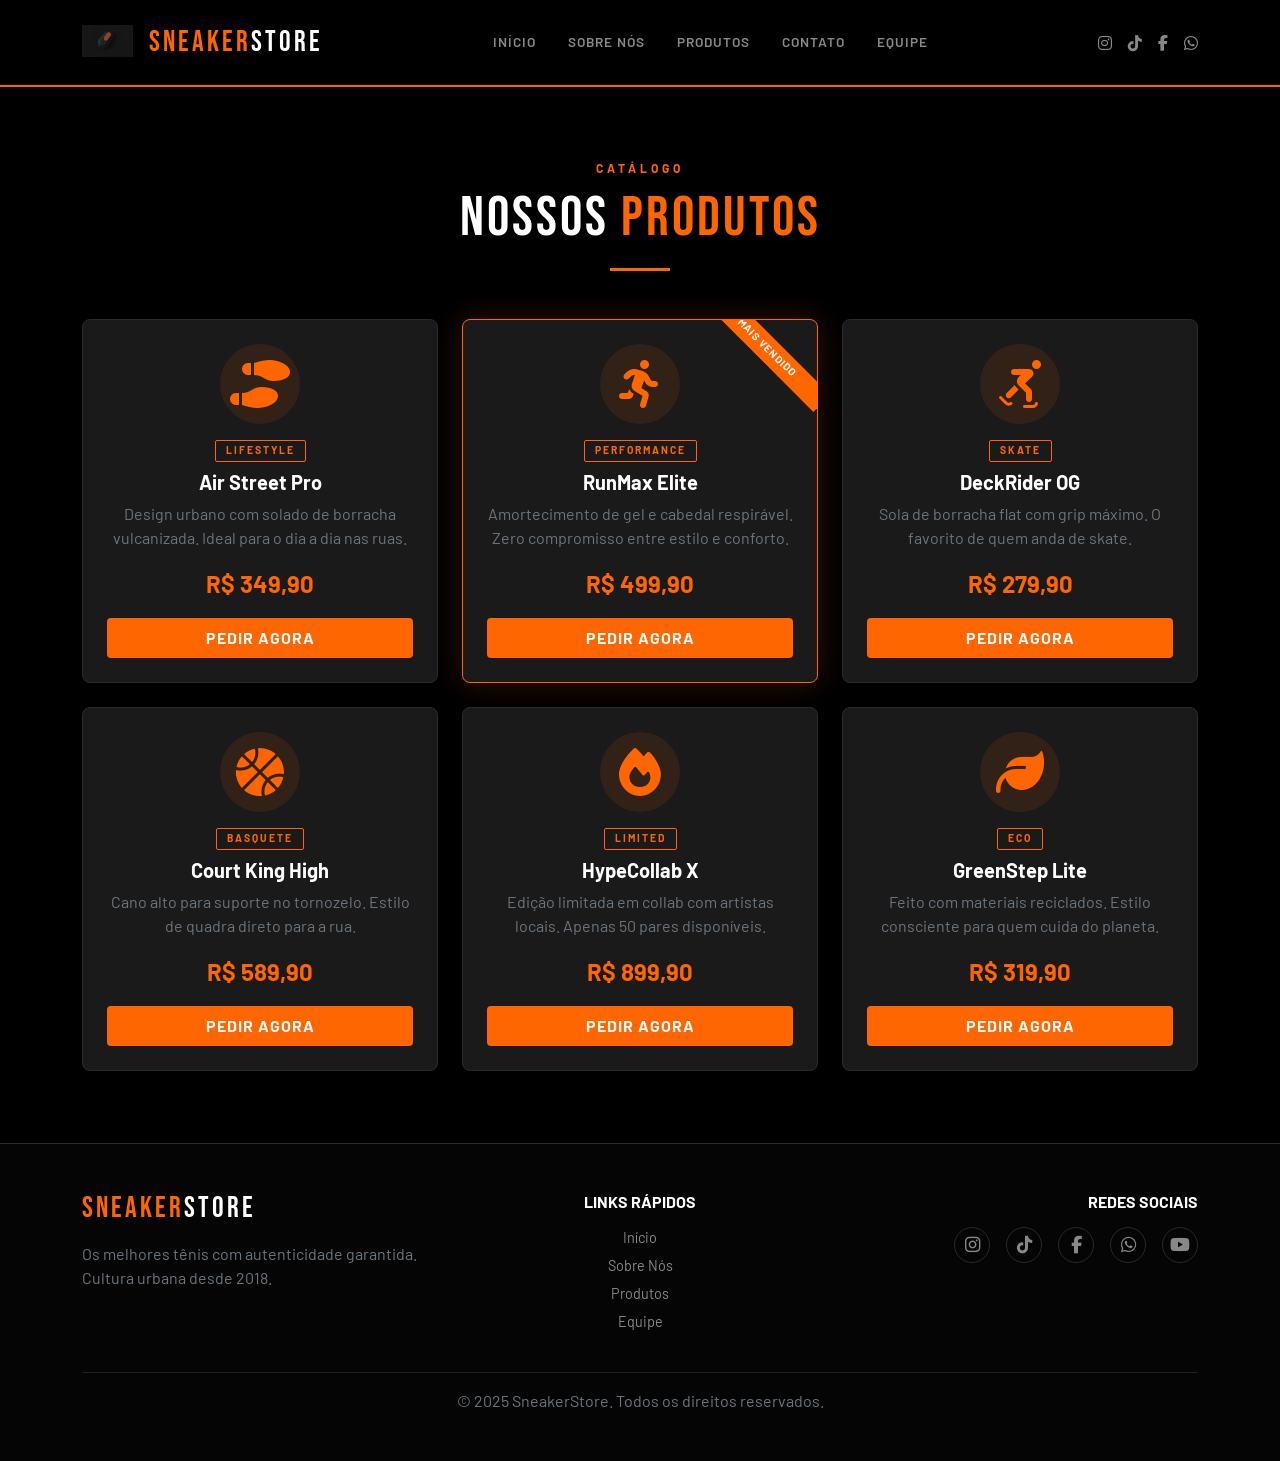
<file: paginas/produtos.html>
<!DOCTYPE html>
<html lang="pt-br">
<head>
  <meta charset="UTF-8">
  <meta name="viewport" content="width=device-width, initial-scale=1.0">
  <title>SneakerStore | Produtos</title>
  <link rel="stylesheet" href="../vendor/bootstrap/bootstrap.min.css">
  <link rel="stylesheet" href="https://cdnjs.cloudflare.com/ajax/libs/font-awesome/6.5.0/css/all.min.css">
  <link href="https://fonts.googleapis.com/css2?family=Bebas+Neue&family=Barlow:wght@400;600;700&display=swap" rel="stylesheet">
  <link rel="stylesheet" href="../css/estilo.css">
</head>
<body>

  <nav class="navbar navbar-expand-lg navbar-dark sticky-top" id="navbar-principal">
    <div class="container">
      <a class="navbar-brand logo-marca" href="../index.html">
        <img src="../img/logo.png" alt="SneakerStore" class="img-logo">
        <span class="letra-laranja">SNEAKER</span>STORE
      </a>
      <button class="navbar-toggler border-0" type="button" data-bs-toggle="collapse" data-bs-target="#navMenu">
        <span class="navbar-toggler-icon"></span>
      </button>
      <div class="collapse navbar-collapse" id="navMenu">
        <ul class="navbar-nav mx-auto gap-2">
          <li class="nav-item"><a class="nav-link nav-link-custom" href="../index.html">Início</a></li>
          <li class="nav-item"><a class="nav-link nav-link-custom" href="sobre.html">Sobre Nós</a></li>
          <li class="nav-item"><a class="nav-link nav-link-custom ativo" href="produtos.html">Produtos</a></li>
          <li class="nav-item"><a class="nav-link nav-link-custom" href="contato.html">Contato</a></li>
          <li class="nav-item"><a class="nav-link nav-link-custom" href="equipe.html">Equipe</a></li>
        </ul>
        <div class="d-flex gap-3 align-items-center ms-lg-3 mt-3 mt-lg-0">
          <a href="https://www.instagram.com/" target="_blank" class="icone-social"><i class="fab fa-instagram"></i></a>
          <a href="https://www.tiktok.com/" target="_blank" class="icone-social"><i class="fab fa-tiktok"></i></a>
          <a href="https://www.facebook.com/" target="_blank" class="icone-social"><i class="fab fa-facebook-f"></i></a>
          <a href="https://wa.me/5561999999999" target="_blank" class="icone-social"><i class="fab fa-whatsapp"></i></a>
        </div>
      </div>
    </div>
  </nav>

  <section id="produtos" class="py-5 bg-black text-white" style="min-height: 80vh;">
    <div class="container py-4">
      <div class="text-center mb-5">
        <span class="secao-label">CATÁLOGO</span>
        <h2 class="secao-titulo">Nossos <span class="letra-laranja">Produtos</span></h2>
        <div class="divisor-laranja mx-auto"></div>
      </div>

      <div class="row g-4">
        <div class="col-md-6 col-lg-4">
          <div class="card card-produto h-100">
            <div class="card-body p-4 d-flex flex-column align-items-center text-center">
              <div class="icone-tenis mb-3"><i class="fas fa-shoe-prints fa-3x letra-laranja"></i></div>
              <span class="badge-categoria mb-2">LIFESTYLE</span>
              <h5 class="fw-bold text-white">Air Street Pro</h5>
              <p class="text-secondary flex-grow-1">Design urbano com solado de borracha vulcanizada. Ideal para o dia a dia nas ruas.</p>
              <p class="fs-4 fw-bold letra-laranja mb-3">R$ 349,90</p>
              <a href="contato.html" class="btn btn-laranja w-100">Pedir Agora</a>
            </div>
          </div>
        </div>
        <div class="col-md-6 col-lg-4">
          <div class="card card-produto card-destaque-produto h-100">
            <div class="badge-mais-vendido">MAIS VENDIDO</div>
            <div class="card-body p-4 d-flex flex-column align-items-center text-center">
              <div class="icone-tenis mb-3"><i class="fas fa-running fa-3x letra-laranja"></i></div>
              <span class="badge-categoria mb-2">PERFORMANCE</span>
              <h5 class="fw-bold text-white">RunMax Elite</h5>
              <p class="text-secondary flex-grow-1">Amortecimento de gel e cabedal respirável. Zero compromisso entre estilo e conforto.</p>
              <p class="fs-4 fw-bold letra-laranja mb-3">R$ 499,90</p>
              <a href="contato.html" class="btn btn-laranja w-100">Pedir Agora</a>
            </div>
          </div>
        </div>
        <div class="col-md-6 col-lg-4">
          <div class="card card-produto h-100">
            <div class="card-body p-4 d-flex flex-column align-items-center text-center">
              <div class="icone-tenis mb-3"><i class="fas fa-skating fa-3x letra-laranja"></i></div>
              <span class="badge-categoria mb-2">SKATE</span>
              <h5 class="fw-bold text-white">DeckRider OG</h5>
              <p class="text-secondary flex-grow-1">Sola de borracha flat com grip máximo. O favorito de quem anda de skate.</p>
              <p class="fs-4 fw-bold letra-laranja mb-3">R$ 279,90</p>
              <a href="contato.html" class="btn btn-laranja w-100">Pedir Agora</a>
            </div>
          </div>
        </div>
        <div class="col-md-6 col-lg-4">
          <div class="card card-produto h-100">
            <div class="card-body p-4 d-flex flex-column align-items-center text-center">
              <div class="icone-tenis mb-3"><i class="fas fa-basketball-ball fa-3x letra-laranja"></i></div>
              <span class="badge-categoria mb-2">BASQUETE</span>
              <h5 class="fw-bold text-white">Court King High</h5>
              <p class="text-secondary flex-grow-1">Cano alto para suporte no tornozelo. Estilo de quadra direto para a rua.</p>
              <p class="fs-4 fw-bold letra-laranja mb-3">R$ 589,90</p>
              <a href="contato.html" class="btn btn-laranja w-100">Pedir Agora</a>
            </div>
          </div>
        </div>
        <div class="col-md-6 col-lg-4">
          <div class="card card-produto h-100">
            <div class="card-body p-4 d-flex flex-column align-items-center text-center">
              <div class="icone-tenis mb-3"><i class="fas fa-fire fa-3x letra-laranja"></i></div>
              <span class="badge-categoria mb-2">LIMITED</span>
              <h5 class="fw-bold text-white">HypeCollab X</h5>
              <p class="text-secondary flex-grow-1">Edição limitada em collab com artistas locais. Apenas 50 pares disponíveis.</p>
              <p class="fs-4 fw-bold letra-laranja mb-3">R$ 899,90</p>
              <a href="contato.html" class="btn btn-laranja w-100">Pedir Agora</a>
            </div>
          </div>
        </div>
        <div class="col-md-6 col-lg-4">
          <div class="card card-produto h-100">
            <div class="card-body p-4 d-flex flex-column align-items-center text-center">
              <div class="icone-tenis mb-3"><i class="fas fa-leaf fa-3x letra-laranja"></i></div>
              <span class="badge-categoria mb-2">ECO</span>
              <h5 class="fw-bold text-white">GreenStep Lite</h5>
              <p class="text-secondary flex-grow-1">Feito com materiais reciclados. Estilo consciente para quem cuida do planeta.</p>
              <p class="fs-4 fw-bold letra-laranja mb-3">R$ 319,90</p>
              <a href="contato.html" class="btn btn-laranja w-100">Pedir Agora</a>
            </div>
          </div>
        </div>

      </div>
    </div>
  </section>

  <footer class="footer-custom py-5">
    <div class="container">
      <div class="row g-4">
        <div class="col-md-4">
          <h4 class="logo-marca mb-3"><span class="letra-laranja">SNEAKER</span>STORE</h4>
          <p class="text-secondary">Os melhores tênis com autenticidade garantida. Cultura urbana desde 2018.</p>
        </div>
        <div class="col-md-4 text-md-center">
          <h6 class="text-white fw-bold mb-3">LINKS RÁPIDOS</h6>
          <ul class="list-unstyled">
            <li><a href="../index.html" class="footer-link">Início</a></li>
            <li><a href="sobre.html" class="footer-link">Sobre Nós</a></li>
            <li><a href="produtos.html" class="footer-link">Produtos</a></li>
            <li><a href="equipe.html" class="footer-link">Equipe</a></li>
          </ul>
        </div>
        <div class="col-md-4 text-md-end">
          <h6 class="text-white fw-bold mb-3">REDES SOCIAIS</h6>
          <div class="d-flex gap-3 justify-content-md-end">
            <a href="https://www.instagram.com/" target="_blank" class="icone-social-footer"><i class="fab fa-instagram"></i></a>
            <a href="https://www.tiktok.com/" target="_blank" class="icone-social-footer"><i class="fab fa-tiktok"></i></a>
            <a href="https://www.facebook.com/" target="_blank" class="icone-social-footer"><i class="fab fa-facebook-f"></i></a>
            <a href="https://wa.me/5561999999999" target="_blank" class="icone-social-footer"><i class="fab fa-whatsapp"></i></a>
            <a href="https://www.youtube.com/" target="_blank" class="icone-social-footer"><i class="fab fa-youtube"></i></a>
          </div>
        </div>
      </div>
      <hr class="border-secondary mt-4">
      <p class="text-center text-secondary mb-0 mt-3">© 2025 SneakerStore. Todos os direitos reservados.</p>
    </div>
  </footer>

  <script src="../vendor/bootstrap/bootstrap.bundle.min.js"></script>
  <script src="../js/script.js"></script>
</body>
</html>
</file>
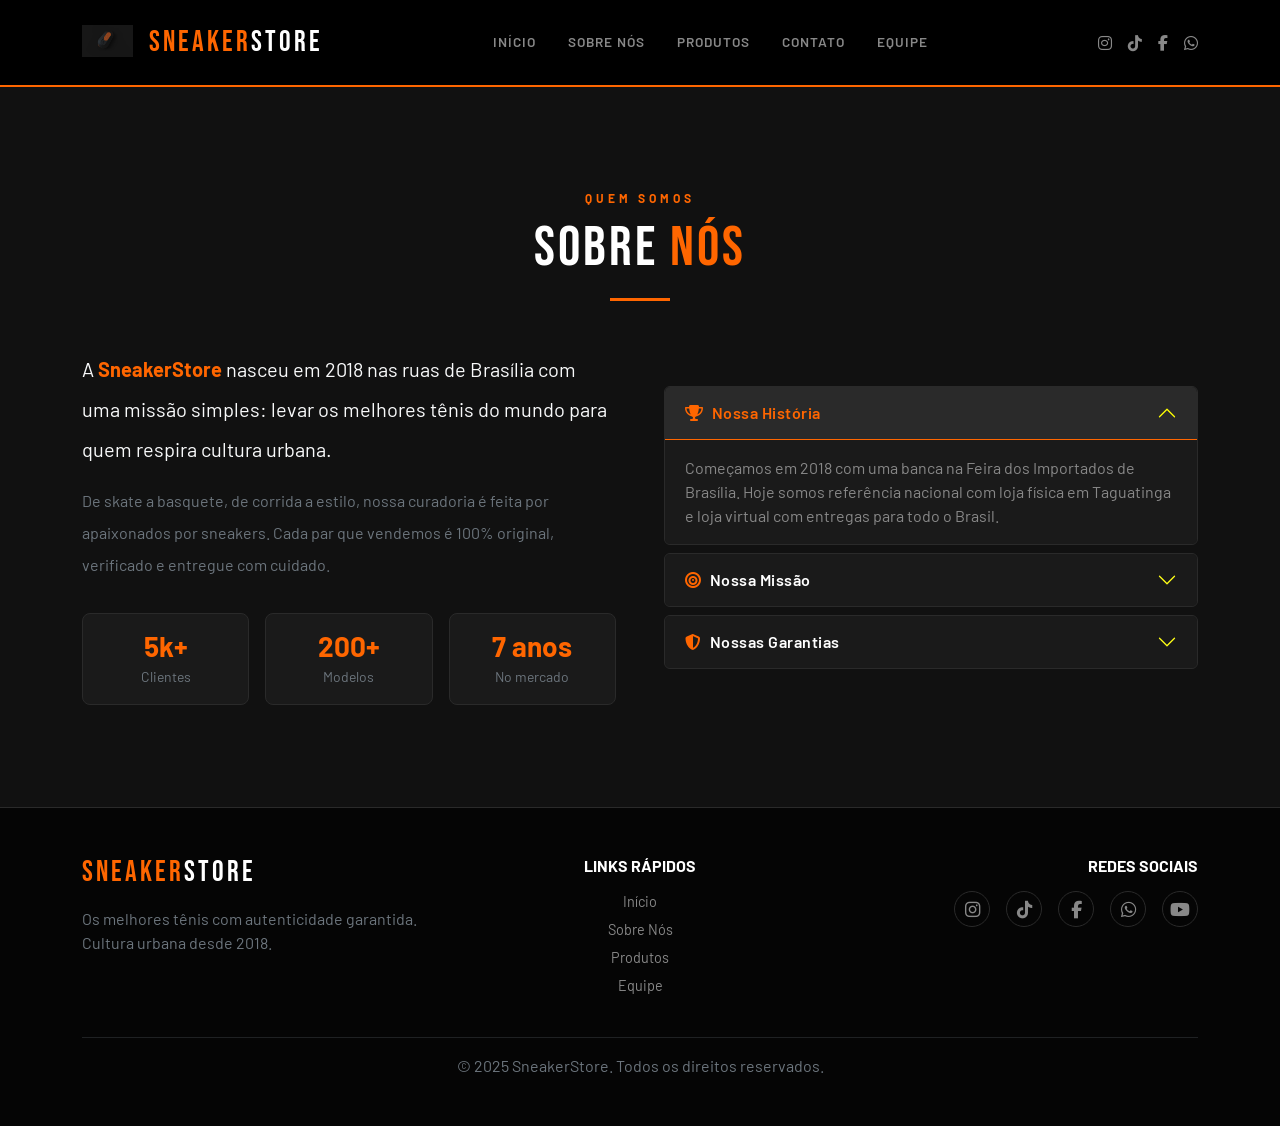
<file: paginas/sobre.html>
<!DOCTYPE html>
<html lang="pt-br">
<head>
  <meta charset="UTF-8">
  <meta name="viewport" content="width=device-width, initial-scale=1.0">
  <title>SneakerStore | Sobre Nós</title>
  <link rel="stylesheet" href="../vendor/bootstrap/bootstrap.min.css">
  <link rel="stylesheet" href="https://cdnjs.cloudflare.com/ajax/libs/font-awesome/6.5.0/css/all.min.css">
  <link href="https://fonts.googleapis.com/css2?family=Bebas+Neue&family=Barlow:wght@400;600;700&display=swap" rel="stylesheet">
  <link rel="stylesheet" href="../css/estilo.css">
</head>
<body>

  <nav class="navbar navbar-expand-lg navbar-dark sticky-top" id="navbar-principal">
    <div class="container">
      <a class="navbar-brand logo-marca" href="../index.html">
        <img src="../img/logo.png" alt="SneakerStore" class="img-logo">
        <span class="letra-laranja">SNEAKER</span>STORE
      </a>
      <button class="navbar-toggler border-0" type="button" data-bs-toggle="collapse" data-bs-target="#navMenu">
        <span class="navbar-toggler-icon"></span>
      </button>
      <div class="collapse navbar-collapse" id="navMenu">
        <ul class="navbar-nav mx-auto gap-2">
          <li class="nav-item"><a class="nav-link nav-link-custom" href="../index.html">Início</a></li>
          <li class="nav-item"><a class="nav-link nav-link-custom ativo" href="sobre.html">Sobre Nós</a></li>
          <li class="nav-item"><a class="nav-link nav-link-custom" href="produtos.html">Produtos</a></li>
          <li class="nav-item"><a class="nav-link nav-link-custom" href="contato.html">Contato</a></li>
          <li class="nav-item"><a class="nav-link nav-link-custom" href="equipe.html">Equipe</a></li>
        </ul>
        <div class="d-flex gap-3 align-items-center ms-lg-3 mt-3 mt-lg-0">
          <a href="https://www.instagram.com/" target="_blank" class="icone-social"><i class="fab fa-instagram"></i></a>
          <a href="https://www.tiktok.com/" target="_blank" class="icone-social"><i class="fab fa-tiktok"></i></a>
          <a href="https://www.facebook.com/" target="_blank" class="icone-social"><i class="fab fa-facebook-f"></i></a>
          <a href="https://wa.me/5561999999999" target="_blank" class="icone-social"><i class="fab fa-whatsapp"></i></a>
        </div>
      </div>
    </div>
  </nav>

  <section id="sobre" class="py-5 secao-escura" style="min-height: 80vh; display: flex; align-items: center;">
    <div class="container py-4">
      <div class="text-center mb-5">
        <span class="secao-label">QUEM SOMOS</span>
        <h2 class="secao-titulo">Sobre <span class="letra-laranja">Nós</span></h2>
        <div class="divisor-laranja mx-auto"></div>
      </div>

      <div class="row align-items-center g-5">
        <div class="col-lg-6">
          <p class="fs-5 text-light lh-lg">
            A <strong class="letra-laranja">SneakerStore</strong> nasceu em 2018 nas ruas de Brasília com uma missão simples: levar os melhores tênis do mundo para quem respira cultura urbana.
          </p>
          <p class="text-secondary lh-lg">
            De skate a basquete, de corrida a estilo, nossa curadoria é feita por apaixonados por sneakers. Cada par que vendemos é 100% original, verificado e entregue com cuidado.
          </p>
          <div class="row g-3 mt-3">
            <div class="col-4 text-center">
              <div class="stat-box p-3">
                <h3 class="letra-laranja fw-bold mb-0">5k+</h3>
                <small class="text-secondary">Clientes</small>
              </div>
            </div>
            <div class="col-4 text-center">
              <div class="stat-box p-3">
                <h3 class="letra-laranja fw-bold mb-0">200+</h3>
                <small class="text-secondary">Modelos</small>
              </div>
            </div>
            <div class="col-4 text-center">
              <div class="stat-box p-3">
                <h3 class="letra-laranja fw-bold mb-0">7 anos</h3>
                <small class="text-secondary">No mercado</small>
              </div>
            </div>
          </div>
        </div>

        <div class="col-lg-6">
          <div class="accordion accordion-custom" id="accordionSobre">
            <div class="accordion-item accordion-item-custom">
              <h2 class="accordion-header">
                <button class="accordion-button accordion-btn-custom" type="button" data-bs-toggle="collapse" data-bs-target="#acc1">
                  <i class="fas fa-trophy me-2 letra-laranja"></i> Nossa História
                </button>
              </h2>
              <div id="acc1" class="accordion-collapse collapse show" data-bs-parent="#accordionSobre">
                <div class="accordion-body accordion-body-custom">
                  Começamos em 2018 com uma banca na Feira dos Importados de Brasília. Hoje somos referência nacional com loja física em Taguatinga e loja virtual com entregas para todo o Brasil.
                </div>
              </div>
            </div>
            <div class="accordion-item accordion-item-custom mt-2">
              <h2 class="accordion-header">
                <button class="accordion-button accordion-btn-custom collapsed" type="button" data-bs-toggle="collapse" data-bs-target="#acc2">
                  <i class="fas fa-bullseye me-2 letra-laranja"></i> Nossa Missão
                </button>
              </h2>
              <div id="acc2" class="accordion-collapse collapse" data-bs-parent="#accordionSobre">
                <div class="accordion-body accordion-body-custom">
                  Democratizar o acesso aos melhores sneakers com autenticidade garantida, preço justo e atendimento que respeita a cultura do cliente.
                </div>
              </div>
            </div>
            <div class="accordion-item accordion-item-custom mt-2">
              <h2 class="accordion-header">
                <button class="accordion-button accordion-btn-custom collapsed" type="button" data-bs-toggle="collapse" data-bs-target="#acc3">
                  <i class="fas fa-shield-alt me-2 letra-laranja"></i> Nossas Garantias
                </button>
              </h2>
              <div id="acc3" class="accordion-collapse collapse" data-bs-parent="#accordionSobre">
                <div class="accordion-body accordion-body-custom">
                  100% originais, troca grátis em até 30 dias, parcelamento em até 12x sem juros e entrega expressa para o Distrito Federal.
                </div>
              </div>
            </div>
          </div>
        </div>
      </div>
    </div>
  </section>

  <footer class="footer-custom py-5">
    <div class="container">
      <div class="row g-4">
        <div class="col-md-4">
          <h4 class="logo-marca mb-3"><span class="letra-laranja">SNEAKER</span>STORE</h4>
          <p class="text-secondary">Os melhores tênis com autenticidade garantida. Cultura urbana desde 2018.</p>
        </div>
        <div class="col-md-4 text-md-center">
          <h6 class="text-white fw-bold mb-3">LINKS RÁPIDOS</h6>
          <ul class="list-unstyled">
            <li><a href="../index.html" class="footer-link">Início</a></li>
            <li><a href="sobre.html" class="footer-link">Sobre Nós</a></li>
            <li><a href="produtos.html" class="footer-link">Produtos</a></li>
            <li><a href="equipe.html" class="footer-link">Equipe</a></li>
          </ul>
        </div>
        <div class="col-md-4 text-md-end">
          <h6 class="text-white fw-bold mb-3">REDES SOCIAIS</h6>
          <div class="d-flex gap-3 justify-content-md-end">
            <a href="https://www.instagram.com/" target="_blank" class="icone-social-footer"><i class="fab fa-instagram"></i></a>
            <a href="https://www.tiktok.com/" target="_blank" class="icone-social-footer"><i class="fab fa-tiktok"></i></a>
            <a href="https://www.facebook.com/" target="_blank" class="icone-social-footer"><i class="fab fa-facebook-f"></i></a>
            <a href="https://wa.me/5561999999999" target="_blank" class="icone-social-footer"><i class="fab fa-whatsapp"></i></a>
            <a href="https://www.youtube.com/" target="_blank" class="icone-social-footer"><i class="fab fa-youtube"></i></a>
          </div>
        </div>
      </div>
      <hr class="border-secondary mt-4">
      <p class="text-center text-secondary mb-0 mt-3">© 2025 SneakerStore. Todos os direitos reservados.</p>
    </div>
  </footer>

  <script src="../vendor/bootstrap/bootstrap.bundle.min.js"></script>
  <script src="../js/script.js"></script>
</body>
</html>
</file>
<file: css/estilo.css>
/* --- VARIÁVEIS DE COR (mesmas cores da logo) --- */
:root {
  --laranja: #ff6600;
  --laranja-escuro: #cc5200;
  --preto: #000000;
  --preto-suave: #111111;
  --cinza-escuro: #1a1a1a;
  --cinza-medio: #2a2a2a;
  --cinza-texto: #888888;
  --branco: #ffffff;
}

/* --- RESET & BASE --- */
* {
  margin: 0;
  padding: 0;
  box-sizing: border-box;
}

body {
  font-family: 'Barlow', sans-serif;
  background-color: var(--preto);
  color: var(--branco);
  scroll-behavior: smooth;
}

/* --- UTILITÁRIO: CLASSE LARANJA --- */
.letra-laranja {
  color: var(--laranja) !important;
}

/* --- LOGO --- */
.img-logo {
  height: 32px;
  width: auto;
  object-fit: contain;
  margin-right: 8px;
  vertical-align: middle;
}


#navbar-principal {
  background-color: rgba(0, 0, 0, 0.97) !important;
  border-bottom: 2px solid var(--laranja);
  padding: 1rem 0;
  transition: all 0.3s ease;
}

.logo-marca {
  font-family: 'Bebas Neue', cursive;
  font-size: 1.8rem;
  letter-spacing: 3px;
  color: var(--branco) !important;
  text-decoration: none;
}

.nav-link-custom {
  color: var(--cinza-texto) !important;
  font-weight: 600;
  letter-spacing: 1px;
  text-transform: uppercase;
  font-size: 0.85rem;
  padding: 0.5rem 0.75rem !important;
  position: relative;
  transition: color 0.3s ease;
}

.nav-link-custom::after {
  content: '';
  position: absolute;
  bottom: 0;
  left: 50%;
  transform: translateX(-50%);
  width: 0;
  height: 2px;
  background: var(--laranja);
  transition: width 0.3s ease;
}

.nav-link-custom:hover,
.nav-link-custom.ativo {
  color: var(--laranja) !important;
}

.nav-link-custom:hover::after,
.nav-link-custom.ativo::after {
  width: 80%;
}

/* Ícones sociais na navbar */
.icone-social {
  color: var(--cinza-texto);
  font-size: 1rem;
  text-decoration: none;
  transition: color 0.3s ease, transform 0.3s ease;
}

.icone-social:hover {
  color: var(--laranja);
  transform: translateY(-2px);
}

/* --- BOTÃO LARANJA PERSONALIZADO --- */
.btn-laranja {
  background-color: var(--laranja);
  color: var(--branco);
  border: 2px solid var(--laranja);
  font-weight: 700;
  letter-spacing: 1px;
  text-transform: uppercase;
  border-radius: 4px;
  transition: all 0.3s ease;
}

.btn-laranja:hover {
  background-color: transparent;
  color: var(--laranja);
  border-color: var(--laranja);
}

/* --- HERO / BANNER --- */
.banner-hero {
  min-height: 90vh;
  width: 100%;
  position: relative;
}

.slide-1 {
  background: linear-gradient(135deg, var(--preto) 50%, #331400 100%);
}

.slide-2 {
  background: linear-gradient(135deg, #331400 0%, var(--preto) 60%);
}

.slide-3 {
  background: radial-gradient(ellipse at center, #1a0a00 0%, var(--preto) 70%);
}

.titulo-hero {
  font-family: 'Bebas Neue', cursive;
  font-size: clamp(3rem, 8vw, 6rem);
  letter-spacing: 4px;
  text-shadow: 0 0 40px rgba(255, 102, 0, 0.4);
}

.subtitulo-hero {
  color: var(--cinza-texto);
  letter-spacing: 2px;
}

.badge-destaque {
  display: inline-block;
  background: var(--laranja);
  color: var(--branco);
  font-size: 0.75rem;
  font-weight: 700;
  letter-spacing: 3px;
  padding: 0.4rem 1.2rem;
  border-radius: 2px;
}

/* --- SEÇÕES --- */
.secao-escura {
  background-color: var(--preto-suave);
}

.secao-label {
  display: block;
  color: var(--laranja);
  font-size: 0.75rem;
  font-weight: 700;
  letter-spacing: 4px;
  text-transform: uppercase;
  margin-bottom: 0.5rem;
}

.secao-titulo {
  font-family: 'Bebas Neue', cursive;
  font-size: clamp(2rem, 5vw, 3.5rem);
  letter-spacing: 3px;
  color: var(--branco);
}

.divisor-laranja {
  width: 60px;
  height: 3px;
  background: var(--laranja);
  margin-top: 1rem;
}

/* --- STATS --- */
.stat-box {
  border: 1px solid var(--cinza-medio);
  border-radius: 8px;
  background: var(--cinza-escuro);
  transition: border-color 0.3s ease;
}

.stat-box:hover {
  border-color: var(--laranja);
}

/* --- ACCORDION CUSTOMIZADO --- */
.accordion-item-custom {
  background: var(--cinza-escuro) !important;
  border: 1px solid var(--cinza-medio) !important;
  border-radius: 6px !important;
  overflow: hidden;
}

.accordion-btn-custom {
  background: var(--cinza-escuro) !important;
  color: var(--branco) !important;
  font-weight: 600;
  letter-spacing: 0.5px;
  box-shadow: none !important;
}

.accordion-btn-custom:not(.collapsed) {
  background: var(--cinza-medio) !important;
  color: var(--laranja) !important;
}

.accordion-btn-custom::after {
  filter: invert(1) sepia(1) saturate(5) hue-rotate(0deg);
}

.accordion-body-custom {
  background: var(--cinza-escuro) !important;
  color: var(--cinza-texto);
  border-top: 1px solid var(--laranja) !important;
}

/* --- CARDS DE PRODUTO --- */
.card-produto {
  background: var(--cinza-escuro) !important;
  border: 1px solid var(--cinza-medio) !important;
  border-radius: 8px;
  transition: all 0.3s ease;
  position: relative;
  overflow: hidden;
}

.card-produto::before {
  content: '';
  position: absolute;
  top: 0;
  left: 0;
  width: 3px;
  height: 100%;
  background: var(--laranja);
  transform: scaleY(0);
  transition: transform 0.3s ease;
}

.card-produto:hover {
  border-color: var(--laranja) !important;
  transform: translateY(-5px);
  box-shadow: 0 15px 40px rgba(255, 102, 0, 0.15);
}

.card-produto:hover::before {
  transform: scaleY(1);
}

.card-destaque-produto {
  border-color: var(--laranja) !important;
  box-shadow: 0 0 30px rgba(255, 102, 0, 0.2);
}

.badge-mais-vendido {
  position: absolute;
  top: 16px;
  right: -28px;
  background: var(--laranja);
  color: var(--branco);
  font-size: 0.65rem;
  font-weight: 700;
  letter-spacing: 1px;
  padding: 4px 40px;
  transform: rotate(45deg);
}

.badge-categoria {
  display: inline-block;
  background: transparent;
  border: 1px solid var(--laranja);
  color: var(--laranja);
  font-size: 0.65rem;
  font-weight: 700;
  letter-spacing: 2px;
  padding: 2px 10px;
  border-radius: 2px;
}

.icone-tenis {
  width: 80px;
  height: 80px;
  background: rgba(255, 102, 0, 0.1);
  border-radius: 50%;
  display: flex;
  align-items: center;
  justify-content: center;
}

/* --- DEPOIMENTOS --- */
.depoimento-card {
  max-width: 700px;
  background: var(--cinza-escuro);
  border: 1px solid var(--cinza-medio);
  border-radius: 12px;
}

.indicador-custom {
  width: 30px !important;
  height: 3px !important;
  background-color: var(--cinza-texto) !important;
  border: none !important;
  border-radius: 2px;
  transition: background-color 0.3s ease, width 0.3s ease;
}

.indicador-custom.active {
  background-color: var(--laranja) !important;
  width: 50px !important;
}

/* --- FORMULÁRIO DE CONTATO --- */
.input-custom {
  background: var(--cinza-escuro) !important;
  border: 1px solid var(--cinza-medio) !important;
  color: var(--branco) !important;
  border-radius: 4px;
  padding: 0.85rem 1rem;
  transition: border-color 0.3s ease;
}

.input-custom::placeholder {
  color: var(--cinza-texto) !important;
}

.input-custom:focus {
  border-color: var(--laranja) !important;
  box-shadow: 0 0 0 2px rgba(255, 102, 0, 0.2) !important;
}

.label-custom {
  color: var(--cinza-texto);
  font-size: 0.85rem;
  font-weight: 600;
  letter-spacing: 1px;
  text-transform: uppercase;
  margin-bottom: 0.4rem;
}

/* --- MAPA & INFO CONTATO --- */
.info-contato-box {
  background: var(--cinza-escuro);
  border: 1px solid var(--cinza-medio);
  border-radius: 8px;
  border-left: 3px solid var(--laranja);
}

.mapa-box {
  border-radius: 8px;
  overflow: hidden;
  border: 1px solid var(--cinza-medio);
  min-height: 250px;
}

/* --- RODAPÉ --- */
.footer-custom {
  background: #050505;
  border-top: 1px solid var(--cinza-medio);
}

.footer-link {
  color: var(--cinza-texto);
  text-decoration: none;
  display: block;
  margin-bottom: 0.4rem;
  font-size: 0.9rem;
  transition: color 0.3s ease;
}

.footer-link:hover {
  color: var(--laranja);
}

.icone-social-footer {
  color: var(--cinza-texto);
  font-size: 1.1rem;
  text-decoration: none;
  width: 36px;
  height: 36px;
  border: 1px solid var(--cinza-medio);
  border-radius: 50%;
  display: flex;
  align-items: center;
  justify-content: center;
  transition: all 0.3s ease;
}

.icone-social-footer:hover {
  color: var(--laranja);
  border-color: var(--laranja);
  transform: translateY(-3px);
}

/* --- PÁGINA EQUIPE --- */
.equipe-hero {
  min-height: 40vh;
  background: linear-gradient(135deg, var(--preto) 60%, #1a0a00 100%);
  border-bottom: 2px solid var(--laranja);
}

.card-membro {
  background: var(--cinza-escuro) !important;
  border: 1px solid var(--cinza-medio) !important;
  border-radius: 12px;
  transition: all 0.3s ease;
}

.card-membro:hover {
  border-color: var(--laranja) !important;
  transform: translateY(-5px);
  box-shadow: 0 15px 40px rgba(255, 102, 0, 0.1);
}

.avatar-membro {
  width: 100px;
  height: 100px;
  background: rgba(255, 102, 0, 0.1);
  border: 2px solid var(--laranja);
  border-radius: 50%;
  display: flex;
  align-items: center;
  justify-content: center;
}

.cargo-badge {
  display: inline-block;
  background: var(--laranja);
  color: var(--branco);
  font-size: 0.7rem;
  font-weight: 700;
  letter-spacing: 2px;
  padding: 3px 12px;
  border-radius: 2px;
  text-transform: uppercase;
}

/* --- IMAGENS DO CAROUSEL --- */
.img-banner {
  width: 100%;
  height: 90vh;
  object-fit: cover;
  filter: brightness(0.45);
}

.carousel-caption-custom {
  position: absolute;
  top: 0;
  left: 0;
  width: 100%;
  height: 100%;
}

/* --- IMAGEM DE DEPOIMENTO --- */
.img-depoimento {
  width: 70px;
  height: 70px;
  border-radius: 50%;
  object-fit: cover;
  border: 2px solid var(--laranja);
}

/* --- IMAGEM DE EQUIPE --- */
.avatar-membro-foto {
  width: 120px;
  height: 120px;
  border-radius: 50%;
  overflow: hidden;
  border: 3px solid var(--laranja);
}

.img-equipe {
  width: 100%;
  height: 100%;
  object-fit: cover;
}


@media (max-width: 768px) {
  .titulo-hero {
    font-size: 2.5rem;
  }

  .banner-hero {
    min-height: 70vh;
  }

  .depoimento-card {
    margin: 0 1rem;
    padding: 2rem !important;
  }

  .secao-titulo {
    font-size: 2rem;
  }
}

@media (max-width: 576px) {
  .logo-marca {
    font-size: 1.4rem;
  }

  .banner-hero {
    min-height: 60vh;
  }
}
</file>
